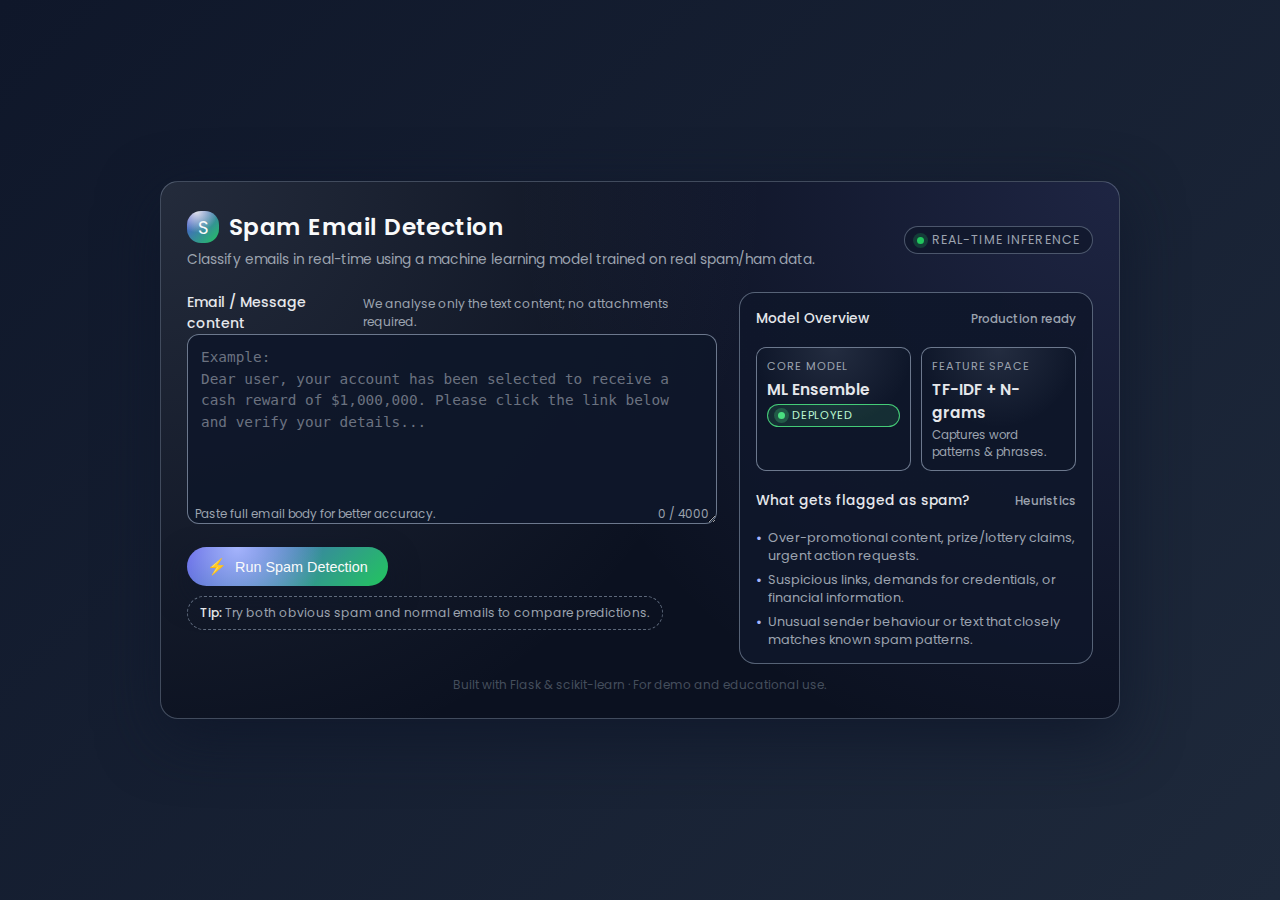
<file: templates/index.html>
<!doctype html>
<html lang="en">
<head>
  <meta charset="utf-8">
  <title>Spam Email Detector</title>
  <meta name="viewport" content="width=device-width, initial-scale=1">
  <!-- Google Font -->
  <link href="https://fonts.googleapis.com/css2?family=Poppins:wght@300;400;500;600&display=swap" rel="stylesheet">

  <style>
    :root {
      --bg-gradient: linear-gradient(135deg, #0f172a, #1e293b);
      --card-bg: #0b1120;
      --accent: #6366f1;
      --accent-soft: rgba(99, 102, 241, 0.12);
      --accent-hover: #4f46e5;
      --text-main: #e5e7eb;
      --text-muted: #9ca3af;
      --border-subtle: rgba(148, 163, 184, 0.3);
      --danger: #f97373;
      --success: #4ade80;
      --danger-soft: rgba(248, 113, 113, 0.12);
      --success-soft: rgba(74, 222, 128, 0.12);
      --shadow-soft: 0 18px 60px rgba(15, 23, 42, 0.85);
      --radius-lg: 18px;
      --radius-pill: 999px;
    }

    * {
      box-sizing: border-box;
      margin: 0;
      padding: 0;
    }

    body {
      min-height: 100vh;
      font-family: "Poppins", system-ui, -apple-system, BlinkMacSystemFont, "Segoe UI", sans-serif;
      background-image: var(--bg-gradient);
      color: var(--text-main);
      display: flex;
      align-items: center;
      justify-content: center;
      padding: 24px;
    }

    .app-shell {
      width: 100%;
      max-width: 960px;
      margin: 0 auto;
    }

    .card {
      background: radial-gradient(circle at top left, rgba(148, 163, 184, 0.18), transparent 55%) no-repeat,
                  radial-gradient(circle at top right, rgba(129, 140, 248, 0.16), transparent 55%) no-repeat,
                  var(--card-bg);
      border-radius: var(--radius-lg);
      box-shadow: var(--shadow-soft);
      padding: 28px 26px 24px;
      border: 1px solid rgba(148, 163, 184, 0.4);
      position: relative;
      overflow: hidden;
    }

    .card::before {
      content: "";
      position: absolute;
      inset: -1px;
      border-radius: inherit;
      border: 1px solid rgba(148, 163, 184, 0.12);
      pointer-events: none;
    }

    .card-header {
      display: flex;
      justify-content: space-between;
      gap: 16px;
      margin-bottom: 22px;
      align-items: center;
    }

    .card-title-group {
      display: flex;
      flex-direction: column;
      gap: 6px;
    }

    .title-row {
      display: flex;
      align-items: center;
      gap: 10px;
    }

    .logo-dot {
      width: 32px;
      height: 32px;
      border-radius: 14px;
      background: radial-gradient(circle at 30% 0, #e5e7eb, transparent 55%) no-repeat,
                  linear-gradient(135deg, #4f46e5, #22c55e);
      display: flex;
      align-items: center;
      justify-content: center;
      font-size: 18px;
      color: #f9fafb;
      flex-shrink: 0;
    }

    h1 {
      font-size: 1.45rem;
      font-weight: 600;
      letter-spacing: 0.02em;
      color: #f9fafb;
    }

    .subtitle {
      font-size: 0.86rem;
      color: var(--text-muted);
    }

    .pill {
      display: inline-flex;
      align-items: center;
      gap: 8px;
      padding: 4px 12px;
      border-radius: var(--radius-pill);
      background: rgba(15, 23, 42, 0.78);
      border: 1px solid rgba(148, 163, 184, 0.45);
      font-size: 0.78rem;
      text-transform: uppercase;
      letter-spacing: 0.09em;
      color: var(--text-muted);
      white-space: nowrap;
    }

    .pill-dot {
      width: 7px;
      height: 7px;
      border-radius: 999px;
      background: #22c55e;
      box-shadow: 0 0 0 4px rgba(34, 197, 94, 0.22);
    }

    .content-grid {
      display: grid;
      grid-template-columns: minmax(0, 2.1fr) minmax(0, 1.4fr);
      gap: 22px;
    }

    @media (max-width: 800px) {
      .content-grid {
        grid-template-columns: minmax(0, 1fr);
      }
      .card-header {
        flex-direction: column;
        align-items: flex-start;
      }
    }

    .form-section {
      display: flex;
      flex-direction: column;
      gap: 12px;
    }

    label {
      font-size: 0.88rem;
      font-weight: 500;
      color: #e5e7eb;
      display: flex;
      align-items: center;
      justify-content: space-between;
    }

    .label-caption {
      font-size: 0.76rem;
      font-weight: 400;
      color: var(--text-muted);
    }

    textarea {
      width: 100%;
      min-height: 190px;
      resize: vertical;
      padding: 12px 13px 40px;
      border-radius: 12px;
      border: 1px solid rgba(148, 163, 184, 0.7);
      background: rgba(15, 23, 42, 0.96);
      color: var(--text-main);
      font-size: 0.9rem;
      line-height: 1.5;
      outline: none;
    }

    textarea:focus {
      border-color: var(--accent);
      box-shadow: 0 0 0 1px rgba(129, 140, 248, 0.7), 0 0 0 12px rgba(129, 140, 248, 0.08);
    }

    textarea::placeholder {
      color: #6b7280;
    }

    .textarea-footer {
      margin-top: -34px;
      height: 34px;
      display: flex;
      align-items: center;
      justify-content: space-between;
      padding: 0 8px;
      pointer-events: none;
      font-size: 0.74rem;
      color: var(--text-muted);
    }

    .char-count {
      pointer-events: auto;
    }

    .btn-row {
      margin-top: 16px;
      display: flex;
      flex-wrap: wrap;
      gap: 10px;
    }

    button[type="submit"] {
      border: none;
      outline: none;
      cursor: pointer;
      padding: 10px 20px;
      border-radius: 999px;
      background: radial-gradient(circle at 25% 0, #a5b4fc, transparent 55%) no-repeat,
                  linear-gradient(135deg, #4f46e5, #22c55e);
      color: #f9fafb;
      font-size: 0.9rem;
      font-weight: 500;
      box-shadow: 0 12px 30px rgba(15, 23, 42, 0.65);
      display: inline-flex;
      align-items: center;
      justify-content: center;
      gap: 8px;
      transition: transform 0.08s ease-out, box-shadow 0.08s ease-out, filter 0.08s ease-out;
    }

    button[type="submit"]:hover {
      transform: translateY(-1px);
      filter: brightness(1.03);
      box-shadow: 0 16px 34px rgba(15, 23, 42, 0.85);
    }

    button[type="submit"]:active {
      transform: translateY(0);
      box-shadow: 0 10px 20px rgba(15, 23, 42, 0.7);
    }

    .btn-icon {
      font-size: 1rem;
    }

    .helper-pill {
      padding: 7px 12px;
      border-radius: var(--radius-pill);
      border: 1px dashed rgba(148, 163, 184, 0.6);
      font-size: 0.76rem;
      color: var(--text-muted);
    }

    .helper-pill strong {
      color: #e5e7eb;
      font-weight: 500;
    }

    .side-panel {
      border-radius: 16px;
      border: 1px solid rgba(148, 163, 184, 0.55);
      background: radial-gradient(circle at top, rgba(15, 23, 42, 0.08), transparent 55%) no-repeat,
                  rgba(15, 23, 42, 0.88);
      padding: 16px 16px 14px;
      display: flex;
      flex-direction: column;
      gap: 14px;
    }

    .side-title {
      font-size: 0.86rem;
      font-weight: 500;
      color: #e5e7eb;
      display: flex;
      align-items: center;
      justify-content: space-between;
    }

    .side-title span {
      font-size: 0.74rem;
      color: var(--text-muted);
    }

    .metrics-grid {
      display: grid;
      grid-template-columns: repeat(2, minmax(0, 1fr));
      gap: 10px;
      margin-top: 4px;
    }

    .metric-card {
      border-radius: 10px;
      padding: 10px 10px 9px;
      border: 1px solid rgba(148, 163, 184, 0.7);
      background: radial-gradient(circle at top, rgba(148, 163, 184, 0.16), transparent 55%) no-repeat,
                  rgba(15, 23, 42, 0.96);
      display: flex;
      flex-direction: column;
      gap: 3px;
    }

    .metric-label {
      font-size: 0.7rem;
      color: var(--text-muted);
      text-transform: uppercase;
      letter-spacing: 0.08em;
    }

    .metric-value {
      font-size: 0.96rem;
      font-weight: 600;
    }

    .badge {
      display: inline-flex;
      align-items: center;
      gap: 7px;
      padding: 2px 10px;
      border-radius: var(--radius-pill);
      font-size: 0.7rem;
      letter-spacing: 0.06em;
      text-transform: uppercase;
    }

    .badge--success {
      border: 1px solid rgba(74, 222, 128, 0.9);
      background: var(--success-soft);
      color: #bbf7d0;
    }

    .badge--danger {
      border: 1px solid rgba(248, 113, 113, 0.86);
      background: var(--danger-soft);
      color: #fecaca;
    }

    .dot-soft {
      width: 7px;
      height: 7px;
      border-radius: 999px;
    }

    .dot-soft--success {
      background: var(--success);
      box-shadow: 0 0 0 4px rgba(74, 222, 128, 0.25);
    }

    .dot-soft--danger {
      background: var(--danger);
      box-shadow: 0 0 0 4px rgba(248, 113, 113, 0.25);
    }

    .info-list {
      margin-top: 4px;
      font-size: 0.8rem;
      color: var(--text-muted);
      display: grid;
      gap: 6px;
    }

    .info-item {
      display: flex;
      align-items: flex-start;
      gap: 6px;
    }

    .info-bullet {
      font-size: 0.9rem;
      color: #a5b4fc;
      margin-top: -1px;
    }

    .footer {
      margin-top: 12px;
      font-size: 0.75rem;
      color: #4b5563;
      text-align: center;
    }

    .footer span {
      opacity: 0.9;
    }
  </style>
</head>
<body>
  <div class="app-shell">
    <div class="card">
      <div class="card-header">
        <div class="card-title-group">
          <div class="title-row">
            <div class="logo-dot">S</div>
            <h1>Spam Email Detection</h1>
          </div>
          <p class="subtitle">Classify emails in real-time using a machine learning model trained on real spam/ham data.</p>
        </div>
        <div class="pill">
          <span class="pill-dot"></span>
          Real-time Inference
        </div>
      </div>

      <div class="content-grid">
        <!-- LEFT: FORM -->
        <div class="form-section">
          <form method="POST" action="/predict">
            <label for="message">
              Email / Message content
              <span class="label-caption">We analyse only the text content; no attachments required.</span>
            </label>
            <div style="position: relative;">
              <textarea id="message" name="message" maxlength="4000"
                        placeholder="Example:&#10;Dear user, your account has been selected to receive a cash reward of $1,000,000. Please click the link below and verify your details..."></textarea>
              <div class="textarea-footer">
                <div>Paste full email body for better accuracy.</div>
                <div class="char-count" id="charCount">0 / 4000</div>
              </div>
            </div>

            <div class="btn-row">
              <button type="submit">
                <span class="btn-icon">⚡</span>
                <span>Run Spam Detection</span>
              </button>
              <div class="helper-pill">
                <strong>Tip:</strong> Try both obvious spam and normal emails to compare predictions.
              </div>
            </div>
          </form>
        </div>

        <!-- RIGHT: INFO PANEL -->
        <aside class="side-panel">
          <div class="side-title">
            Model Overview
            <span>Production ready</span>
          </div>

          <div class="metrics-grid">
            <div class="metric-card">
              <div class="metric-label">Core model</div>
              <div class="metric-value">ML Ensemble</div>
              <div class="badge badge--success">
                <span class="dot-soft dot-soft--success"></span>
                Deployed
              </div>
            </div>
            <div class="metric-card">
              <div class="metric-label">Feature space</div>
              <div class="metric-value">TF-IDF + N-grams</div>
              <div style="font-size: 0.74rem; color: var(--text-muted);">
                Captures word patterns & phrases.
              </div>
            </div>
          </div>

          <div class="side-title" style="margin-top: 6px;">
            What gets flagged as spam?
            <span>Heuristics</span>
          </div>
          <div class="info-list">
            <div class="info-item">
              <span class="info-bullet">•</span>
              <span>Over-promotional content, prize/lottery claims, urgent action requests.</span>
            </div>
            <div class="info-item">
              <span class="info-bullet">•</span>
              <span>Suspicious links, demands for credentials, or financial information.</span>
            </div>
            <div class="info-item">
              <span class="info-bullet">•</span>
              <span>Unusual sender behaviour or text that closely matches known spam patterns.</span>
            </div>
          </div>
        </aside>
      </div>

      <div class="footer">
        <span>Built with Flask &amp; scikit-learn · For demo and educational use.</span>
      </div>
    </div>
  </div>

  <script>
    const textarea = document.getElementById("message");
    const charCount = document.getElementById("charCount");

    function updateCount() {
      const current = textarea.value.length;
      const max = textarea.getAttribute("maxlength");
      charCount.textContent = current + " / " + max;
    }

    textarea.addEventListener("input", updateCount);
    updateCount();
  </script>
</body>
</html>
</file>
